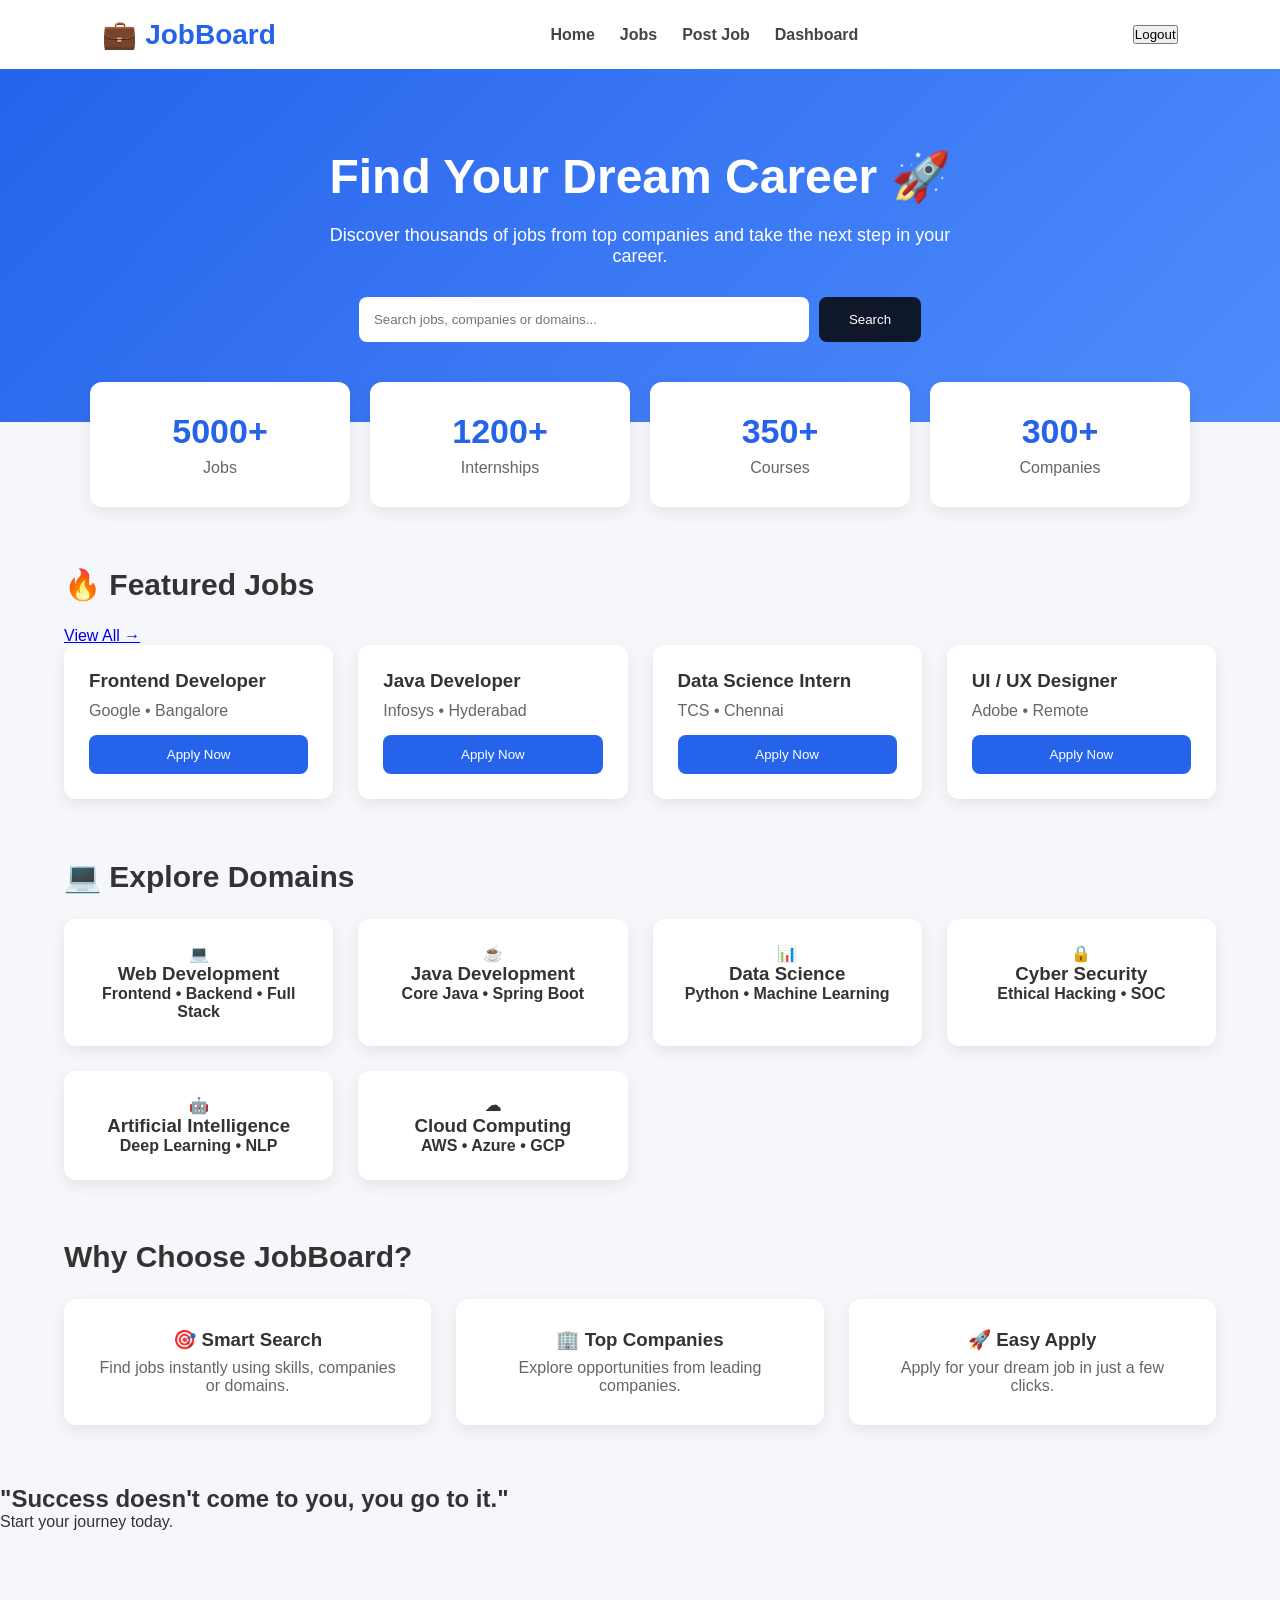
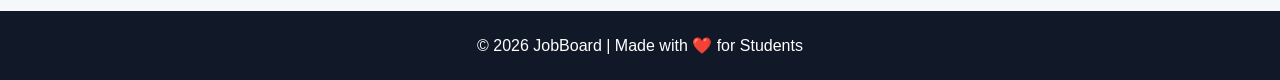
<file: index.html>
<!DOCTYPE html>
<html lang="en">
<head>
    <meta charset="UTF-8">
    <meta name="viewport" content="width=device-width, initial-scale=1.0">
    <title>Job Board</title>

    <link rel="stylesheet" href="style.css">
</head>
<body>


<header>

    <div class="logo">
        💼 JobBoard
    </div>

    <nav>

        <a href="index.html">Home</a>
        <a href="jobs.html">Jobs</a>
        <a href="employer.html">Post Job</a>
        <a href="candidate.html">Dashboard</a>

    </nav>

    <div class="user-section">

        <span id="userName"></span>

        <button id="logoutBtn" onclick="logout()">
            Logout
        </button>

    </div>

</header>

<!-- ================= HERO ================= -->

<section class="hero">

    <h1>Find Your Dream Career 🚀</h1>

    <p>
        Discover thousands of jobs from top companies and
        take the next step in your career.
    </p>

    <div class="search-box">

        <input
            id="searchInput"
            type="text"
            placeholder="Search jobs, companies or domains...">

        <button onclick="goToJobs()">
            Search
        </button>

    </div>

</section>

<!-- ================= STATS ================= -->

<section class="stats">

    <div class="card">
        <h2>5000+</h2>
        <p>Jobs</p>
    </div>

    <div class="card">
        <h2>1200+</h2>
        <p>Internships</p>
    </div>

    <div class="card">
        <h2>350+</h2>
        <p>Courses</p>
    </div>

    <div class="card">
        <h2>300+</h2>
        <p>Companies</p>
    </div>

</section>

<!-- ================= FEATURED JOBS ================= -->

<section class="section">

    <div class="section-title">

        <h2>🔥 Featured Jobs</h2>

        <a href="jobs.html">
            View All →
        </a>

    </div>

    <div class="grid">

        <div class="job-card">

            <h3>Frontend Developer</h3>

            <p>Google • Bangalore</p>

            <button onclick="goToJob('Frontend Developer')">
                Apply Now
            </button>

        </div>

        <div class="job-card">

            <h3>Java Developer</h3>

            <p>Infosys • Hyderabad</p>

            <button onclick="goToJob('Java Developer')">
                Apply Now
            </button>

        </div>

        <div class="job-card">

            <h3>Data Science Intern</h3>

            <p>TCS • Chennai</p>

            <button onclick="goToJob('Data Science')">
                Apply Now
            </button>

        </div>

        <div class="job-card">

            <h3>UI / UX Designer</h3>

            <p>Adobe • Remote</p>

            <button onclick="goToJob('UI/UX Designer')">
                Apply Now
            </button>

        </div>

    </div>

</section>

<!-- ================= DOMAINS ================= -->

<section class="section">

    <h2>💻 Explore Domains</h2>

    <div class="grid">

        <div class="domain"
             onclick="goToDomain('Web Development')">

            💻
            <h3>Web Development</h3>
            <p>Frontend • Backend • Full Stack</p>

        </div>

        <div class="domain"
             onclick="goToDomain('Java Development')">

            ☕
            <h3>Java Development</h3>
            <p>Core Java • Spring Boot</p>

        </div>

        <div class="domain"
             onclick="goToDomain('Data Science')">

            📊
            <h3>Data Science</h3>
            <p>Python • Machine Learning</p>

        </div>

        <div class="domain"
             onclick="goToDomain('Cyber Security')">

            🔒
            <h3>Cyber Security</h3>
            <p>Ethical Hacking • SOC</p>

        </div>

        <div class="domain"
             onclick="goToDomain('Artificial Intelligence')">

            🤖
            <h3>Artificial Intelligence</h3>
            <p>Deep Learning • NLP</p>

        </div>

        <div class="domain"
             onclick="goToDomain('Cloud Computing')">

            ☁
            <h3>Cloud Computing</h3>
            <p>AWS • Azure • GCP</p>

        </div>

    </div>

</section>

<!-- ================= WHY CHOOSE US ================= -->

<section class="section">

    <h2>Why Choose JobBoard?</h2>

    <div class="grid">

        <div class="card">
            <h3>🎯 Smart Search</h3>
            <p>Find jobs instantly using skills, companies or domains.</p>
        </div>

        <div class="card">
            <h3>🏢 Top Companies</h3>
            <p>Explore opportunities from leading companies.</p>
        </div>

        <div class="card">
            <h3>🚀 Easy Apply</h3>
            <p>Apply for your dream job in just a few clicks.</p>
        </div>

    </div>

</section>

<!-- ================= QUOTE ================= -->

<section class="quote">

    <h2>
        "Success doesn't come to you,
        you go to it."
    </h2>

    <p>
        Start your journey today.
    </p>

</section>

<!-- ================= FOOTER ================= -->

<footer>

    <p>

        © 2026 JobBoard |
        Made with ❤️ for Students

    </p>

</footer>

<script src="app.js"></script>

</body>
</html>
</file>
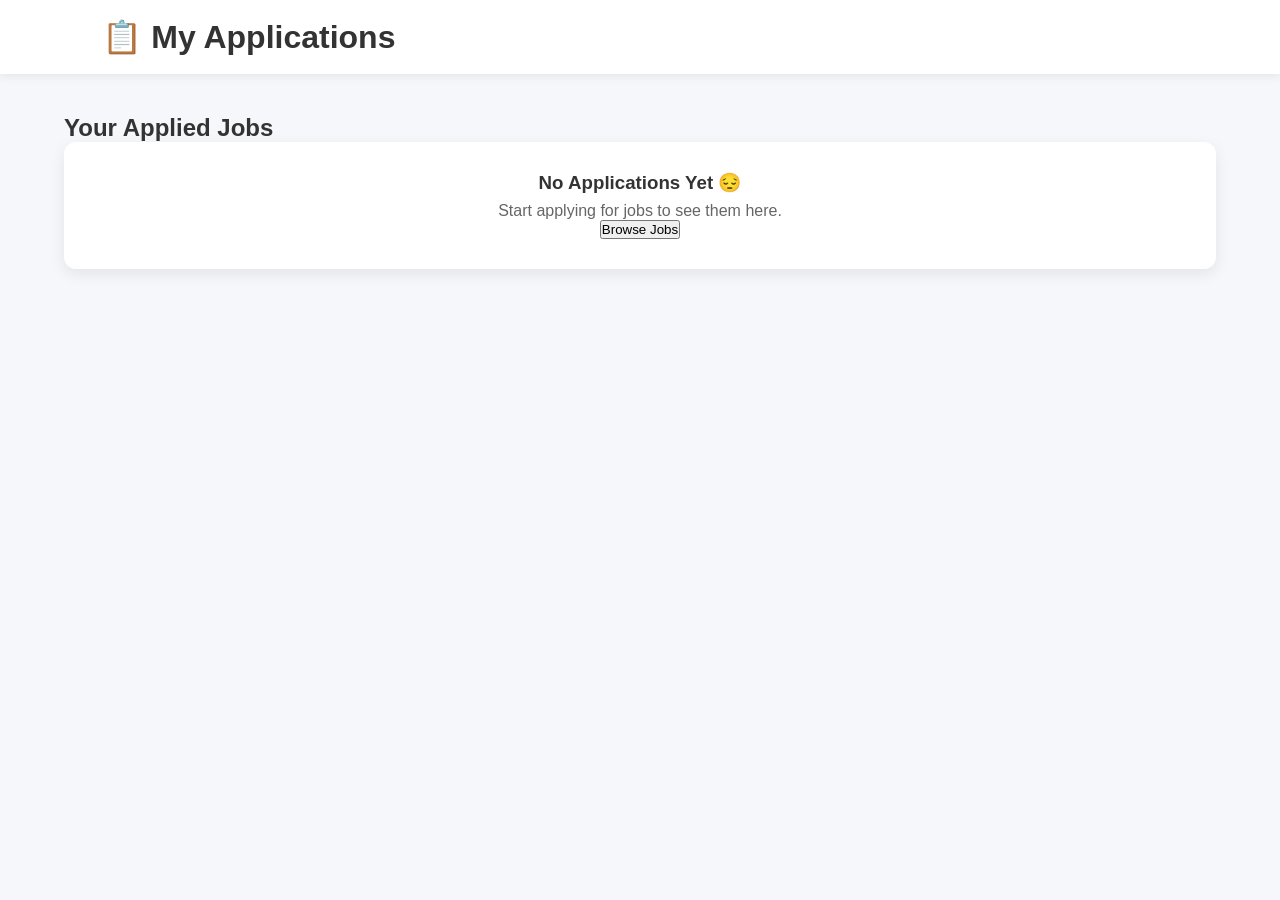
<file: candidate.html>
<!DOCTYPE html>
<html lang="en">
<head>
    <meta charset="UTF-8">
    <meta name="viewport" content="width=device-width, initial-scale=1.0">
    <title>Candidate Dashboard</title>
    <link rel="stylesheet" href="style.css">
</head>
<body>

<header>
    <h1>📋 My Applications</h1>
</header>

<div class="container">

    <h2>Your Applied Jobs</h2>

    <div id="appList"></div>

</div>

<script src="app.js"></script>

</body>
</html>
</file>
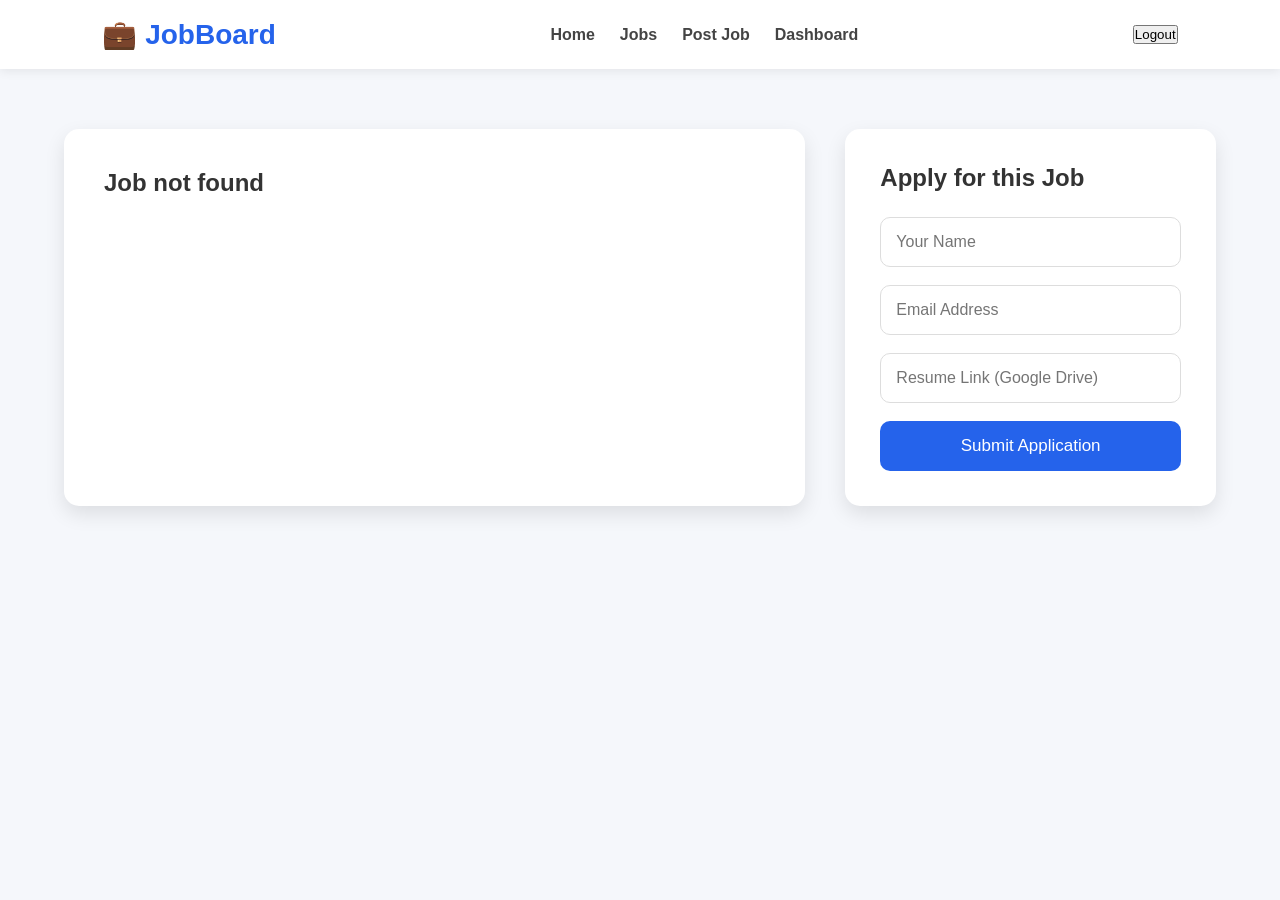
<file: job-detail.html>
<!DOCTYPE html>
<html lang="en">
<head>
    <meta charset="UTF-8">
    <meta name="viewport" content="width=device-width, initial-scale=1.0">
    <title>Job Details</title>
    <link rel="stylesheet" href="style.css">
</head>
<body>

<header>

    <div class="logo">
        💼 JobBoard
    </div>

    <nav>
        <a href="index.html">Home</a>
        <a href="jobs.html">Jobs</a>
        <a href="employer.html">Post Job</a>
        <a href="candidate.html">Dashboard</a>
    </nav>

    <div class="user-section">
        <span id="userName"></span>
        <button id="logoutBtn" onclick="logout()">Logout</button>
    </div>

</header>

<div class="job-page">

    <div class="job-box">

        <div id="jobDetail"></div>

    </div>

    <div class="apply-box">

        <h2>Apply for this Job</h2>

        <input
            id="appName"
            type="text"
            placeholder="Your Name">

        <input
            id="appEmail"
            type="email"
            placeholder="Email Address">

        <input
            id="appResume"
            type="text"
            placeholder="Resume Link (Google Drive)">

        <button onclick="submitApplication()">
            Submit Application
        </button>

    </div>

</div>

<script src="app.js"></script>

<script>

document.addEventListener("DOMContentLoaded",()=>{

const id=new URLSearchParams(window.location.search).get("id");

const job=jobs.find(j=>j.id==id);

if(!job){

document.getElementById("jobDetail").innerHTML="<h2>Job not found</h2>";

return;

}

document.getElementById("jobDetail").innerHTML=`

<h1>${job.title}</h1>

<p><strong>Company:</strong> ${job.company}</p>

<p><strong>Location:</strong> ${job.location}</p>

<p><strong>Category:</strong> ${job.category}</p>

<p><strong>Type:</strong> ${job.type}</p>

<h3>Description</h3>

<p>${job.description}</p>

`;

});

</script>

</body>
</html>
</file>
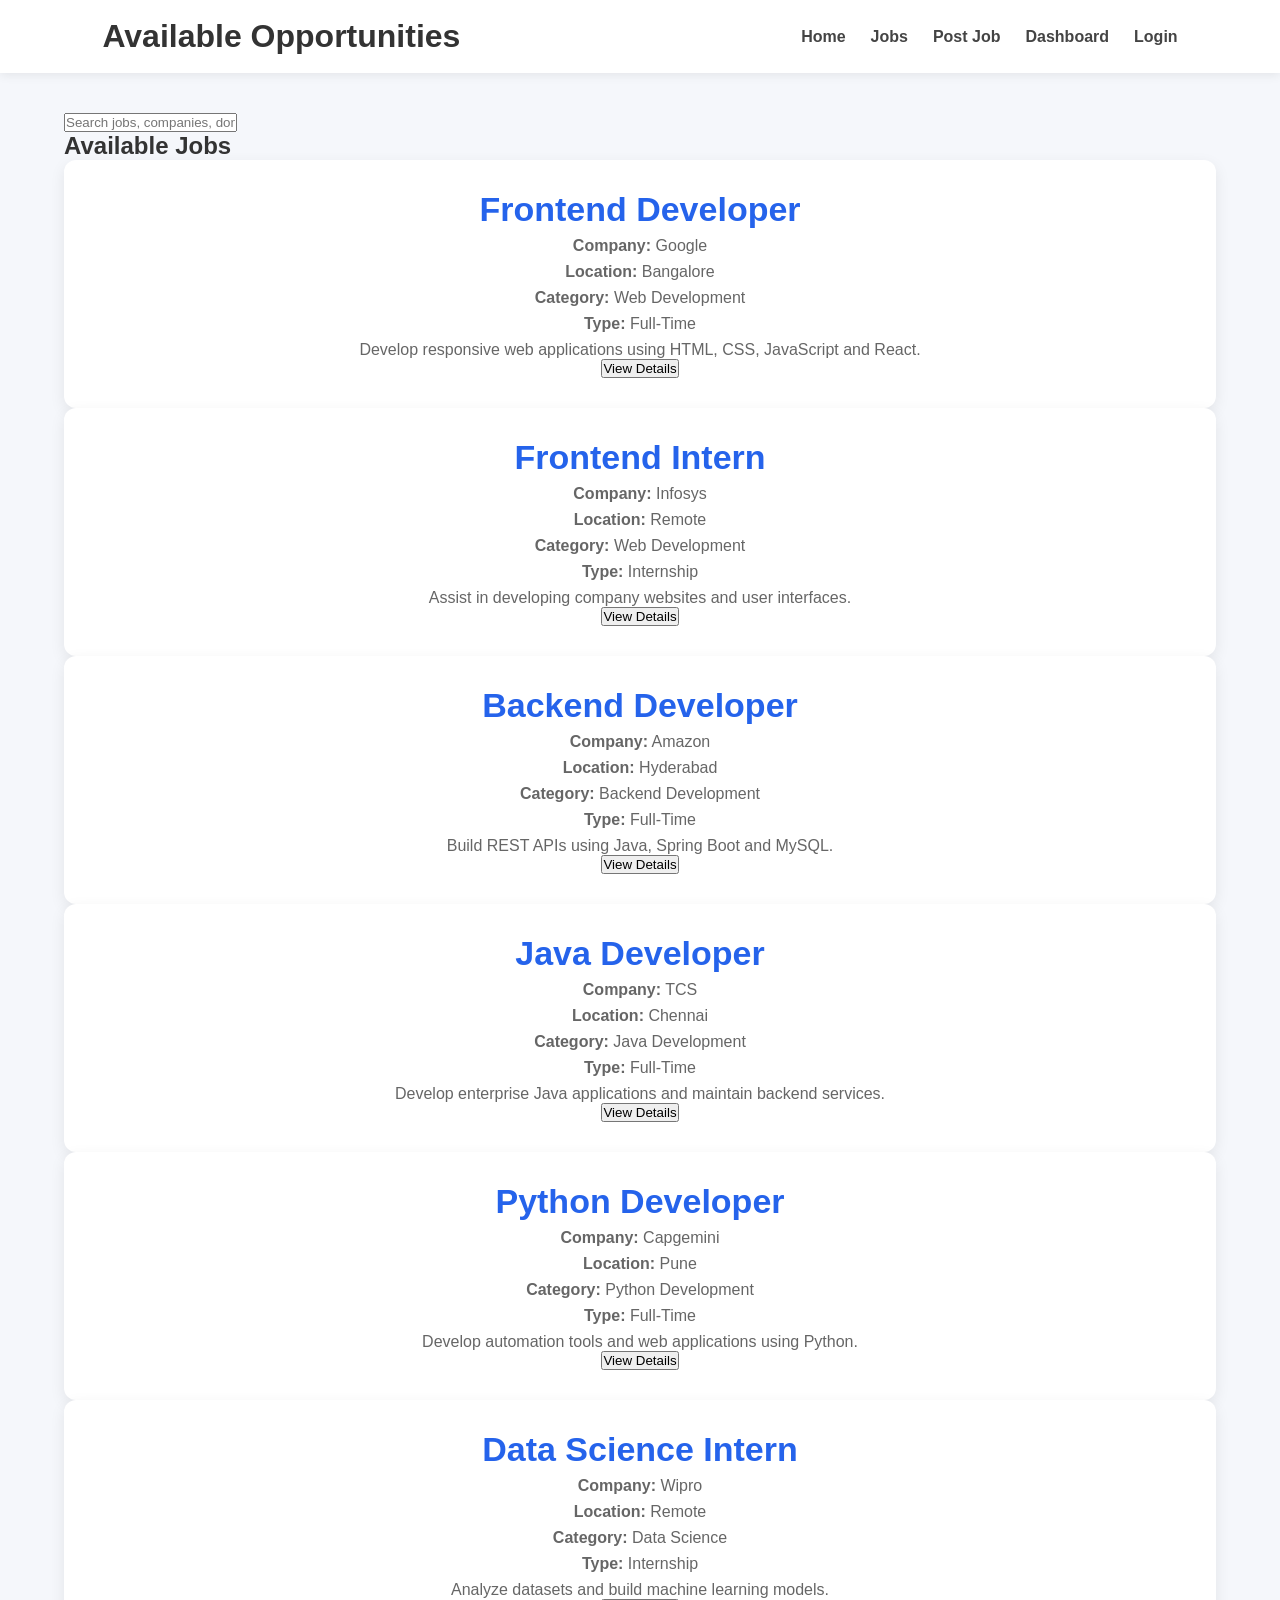
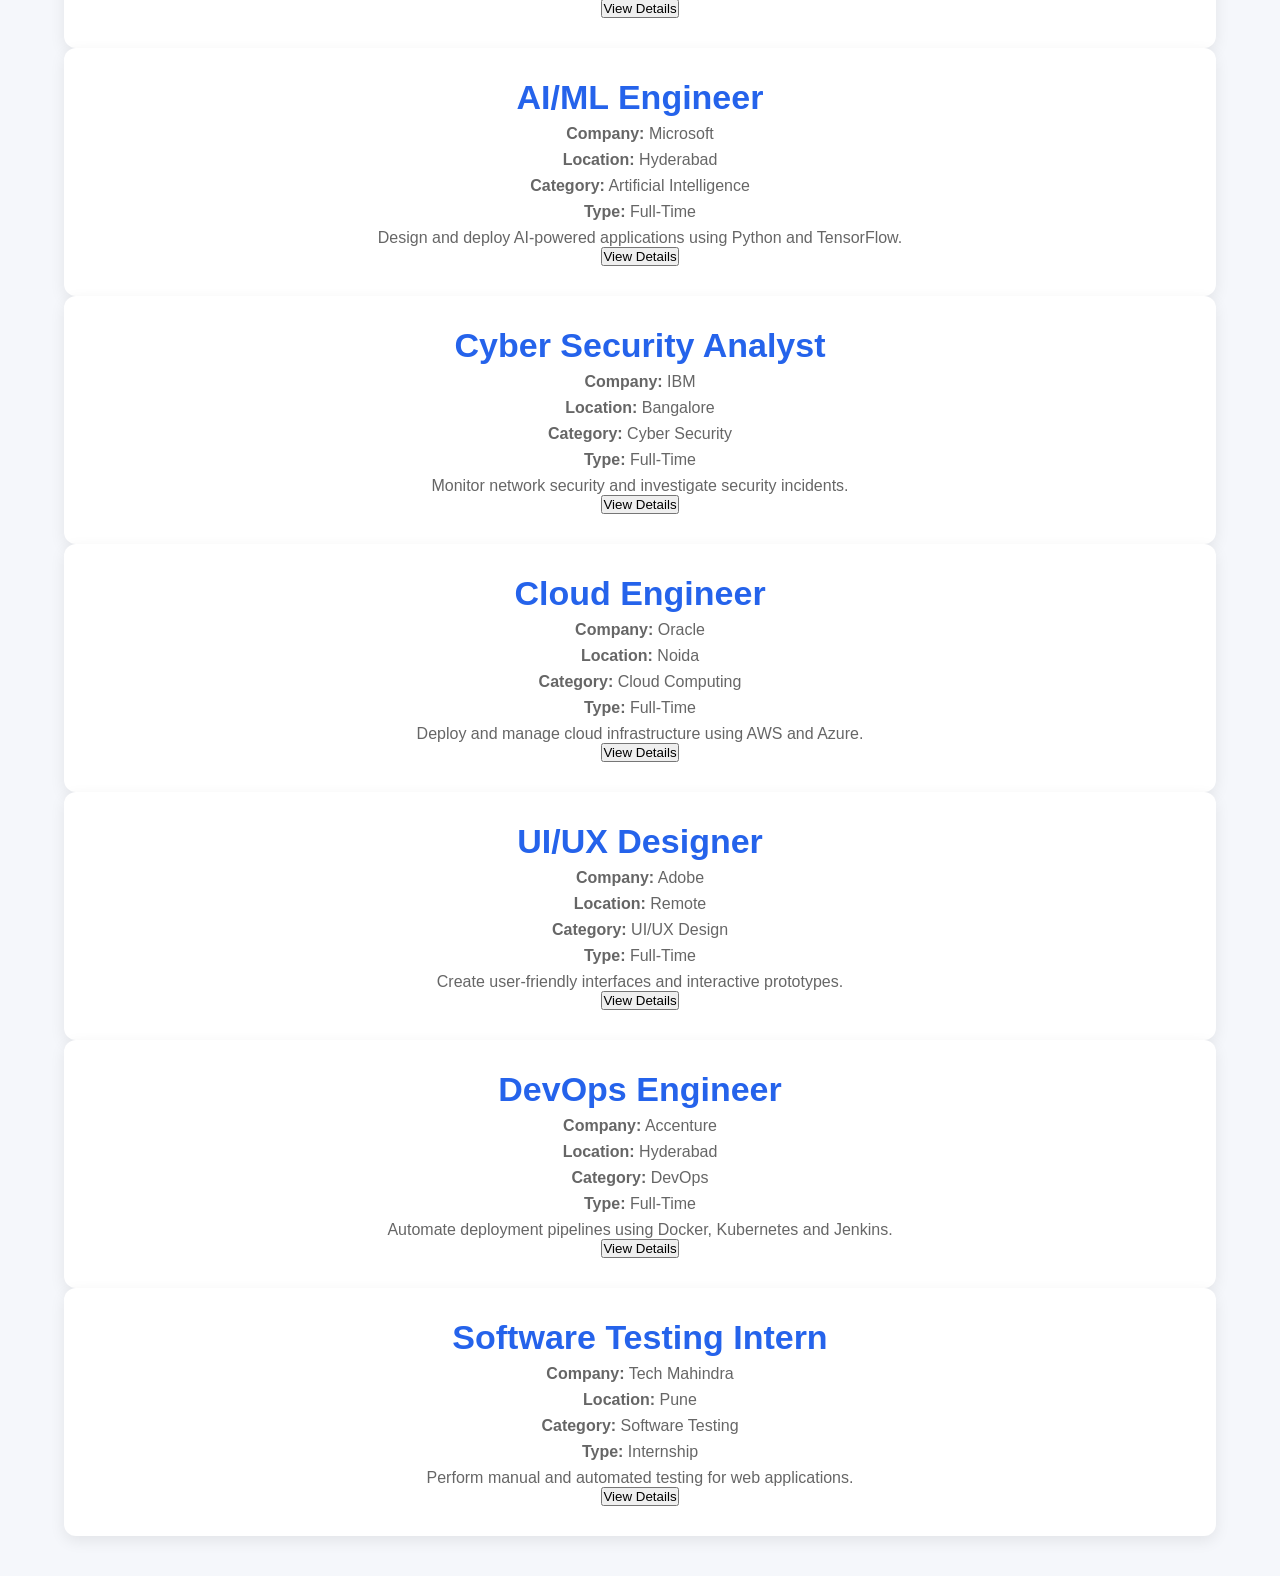
<file: jobs.html>
<!DOCTYPE html>
<html lang="en">
<head>
    <meta charset="UTF-8">
    <meta name="viewport" content="width=device-width, initial-scale=1.0">
    <title>Available Opportunities</title>

    <link rel="stylesheet" href="style.css">
</head>
<body>

<header>
    <h1>Available Opportunities</h1>

    <nav>
        <a href="index.html">Home</a>
        <a href="jobs.html">Jobs</a>
        <a href="employer.html">Post Job</a>
        <a href="candidate.html">Dashboard</a>
        <a href="login.html">Login</a>
    </nav>
</header>

<div class="container">

    <input
        id="searchInput"
        type="text"
        placeholder="Search jobs, companies, domains..."
        onkeyup="searchJobs()"
    >

    <h2 id="searchTitle">Available Jobs</h2>

    <div id="jobList"></div>

    <div id="suggestions" style="display:none;">

        <h3>No matching jobs found.</h3>

        <p>Try these available domains:</p>

        <button onclick="searchByDomain('Web Development')">
            Web Development
        </button>

        <button onclick="searchByDomain('Backend Development')">
            Backend Development
        </button>

        <button onclick="searchByDomain('Java Development')">
            Java Development
        </button>

        <button onclick="searchByDomain('Python Development')">
            Python Development
        </button>

        <button onclick="searchByDomain('Data Science')">
            Data Science
        </button>

        <button onclick="searchByDomain('AI & Machine Learning')">
            AI & Machine Learning
        </button>

        <button onclick="searchByDomain('Cyber Security')">
            Cyber Security
        </button>

        <button onclick="searchByDomain('Cloud Computing')">
            Cloud Computing
        </button>

    </div>

</div>

<script src="app.js"></script>

<script src="app.js"></script>

<script>

const params = new URLSearchParams(window.location.search);
const search = params.get("search");

if (search) {

    document.getElementById("searchInput").value = search;

    searchJobs();

} else {

    displayJobs();

}

</script>

</body>
</html>
</file>
<file: style.css>
/* ================= GLOBAL ================= */

*{
    margin:0;
    padding:0;
    box-sizing:border-box;
    font-family:Arial, Helvetica, sans-serif;
}

body{
    margin:0;
    background:#f5f7fb;
    color:#333;
    font-family:Arial, Helvetica, sans-serif;
}

/* ================= HEADER ================= */

header{
    display:flex;
    justify-content:space-between;
    align-items:center;
    padding:18px 8%;
    background:#fff;
    box-shadow:0 2px 10px rgba(0,0,0,.08);
}

.logo{
    font-size:28px;
    font-weight:bold;
    color:#2563eb;
}

nav{
    display:flex;
    gap:25px;
}

nav a{
    text-decoration:none;
    color:#444;
    font-weight:600;
}

nav a:hover{
    color:#2563eb;
}

/* ================= USER ================= */

.user-info{
    display:flex;
    align-items:center;
    gap:15px;
}

.user-info span{
    font-weight:bold;
    font-size:17px;
}

.user-info button{
    padding:10px 18px;
    border:none;
    border-radius:8px;
    background:#2563eb;
    color:white;
    cursor:pointer;
    font-weight:bold;
}

.user-info button:hover{
    background:#1d4ed8;
}

/* ================= LOGIN ================= */

.login-container{
    display:flex;
    justify-content:center;
    align-items:center;
    min-height:100vh;
}

.login-box{
    width:420px;
    background:white;
    padding:35px;
    border-radius:15px;
    box-shadow:0 10px 25px rgba(0,0,0,.15);
    text-align:center;
}

.login-box h2{
    margin-bottom:20px;
    color:#2563eb;
}

.login-box input,
.login-box select{
    width:100%;
    padding:14px;
    margin:12px 0;
    border:1px solid #ccc;
    border-radius:8px;
    font-size:16px;
}

.login-box button{
    width:100%;
    padding:14px;
    border:none;
    border-radius:8px;
    background:#2563eb;
    color:white;
    cursor:pointer;
    font-size:16px;
}

.login-box button:hover{
    background:#1d4ed8;
}

/* ================= HERO ================= */

.hero{
    text-align:center;
    padding:80px 20px;
    background:linear-gradient(135deg,#2563eb,#4f8dfd);
    color:white;
}

.hero h1{
    font-size:48px;
}

.hero p{
    max-width:650px;
    margin:20px auto;
    font-size:18px;
}

.search-box{
    display:flex;
    justify-content:center;
    gap:10px;
    flex-wrap:wrap;
    margin-top:30px;
}

.search-box input{
    width:450px;
    padding:15px;
    border:none;
    border-radius:8px;
}

.search-box button{
    padding:15px 30px;
    border:none;
    border-radius:8px;
    background:#0f172a;
    color:white;
    cursor:pointer;
}

.search-box button:hover{
    background:#111827;
}

/* ================= STATS ================= */

.stats{
    width:90%;
    max-width:1100px;
    margin:-40px auto 60px;
    display:grid;
    grid-template-columns:repeat(auto-fit,minmax(180px,1fr));
    gap:20px;
}

.card{
    background:white;
    padding:30px;
    text-align:center;
    border-radius:12px;
    box-shadow:0 5px 15px rgba(0,0,0,.08);
}

.card h2{
    color:#2563eb;
    font-size:34px;
}

.card p{
    margin-top:8px;
    color:#666;
}

/* ================= SECTION ================= */

.section{
    width:90%;
    max-width:1200px;
    margin:60px auto;
}

.section h2{
    margin-bottom:25px;
    font-size:30px;
}

.grid{
    display:grid;
    grid-template-columns:repeat(auto-fit,minmax(250px,1fr));
    gap:25px;
}

/* ================= JOB CARD ================= */

.job-card{
    background:white;
    padding:25px;
    border-radius:12px;
    box-shadow:0 5px 15px rgba(0,0,0,.08);
}

.job-card h3{
    margin-bottom:10px;
}

.job-card p{
    color:#666;
    margin-bottom:15px;
}

.job-card button{
    width:100%;
    padding:12px;
    border:none;
    background:#2563eb;
    color:white;
    border-radius:8px;
    cursor:pointer;
}

.job-card button:hover{
    background:#1d4ed8;
}

/* ================= DOMAIN ================= */

.domain{
    background:white;
    padding:25px;
    text-align:center;
    border-radius:12px;
    font-weight:bold;
    cursor:pointer;
    box-shadow:0 5px 15px rgba(0,0,0,.08);
    transition:.3s;
}

.domain:hover{
    background:#2563eb;
    color:white;
}

/* ================= CONTAINER ================= */

.container{
    width:90%;
    max-width:1200px;
    margin:40px auto;
}

/* ================= JOB DETAILS ================= */

.job-page{
    width:90%;
    max-width:1200px;
    margin:60px auto;
    display:grid;
    grid-template-columns:2fr 1fr;
    gap:40px;
}

.job-box{
    background:white;
    padding:40px;
    border-radius:15px;
    box-shadow:0 8px 20px rgba(0,0,0,.1);
}

.job-box h1{
    color:#2563eb;
    margin-bottom:20px;
}

.job-box p{
    margin:15px 0;
    font-size:17px;
    line-height:1.7;
}

.apply-box{
    background:white;
    padding:35px;
    border-radius:15px;
    box-shadow:0 8px 20px rgba(0,0,0,.1);
    height:fit-content;
}

.apply-box h2{
    margin-bottom:25px;
}

.apply-box input{
    width:100%;
    padding:15px;
    margin-bottom:18px;
    border:1px solid #ddd;
    border-radius:10px;
    font-size:16px;
}

.apply-box button{
    width:100%;
    padding:15px;
    border:none;
    border-radius:10px;
    background:#2563eb;
    color:white;
    cursor:pointer;
    font-size:17px;
}

.apply-box button:hover{
    background:#1d4ed8;
}

/* ================= FOOTER ================= */

footer{
    margin-top:80px;
    background:#111827;
    color:white;
    text-align:center;
    padding:25px;
}

/* ================= RESPONSIVE ================= */

@media(max-width:900px){

    header{
        flex-direction:column;
        gap:20px;
    }

    .job-page{
        grid-template-columns:1fr;
    }

    .search-box input{
        width:100%;
    }

    nav{
        flex-wrap:wrap;
        justify-content:center;
    }
}
</file>
